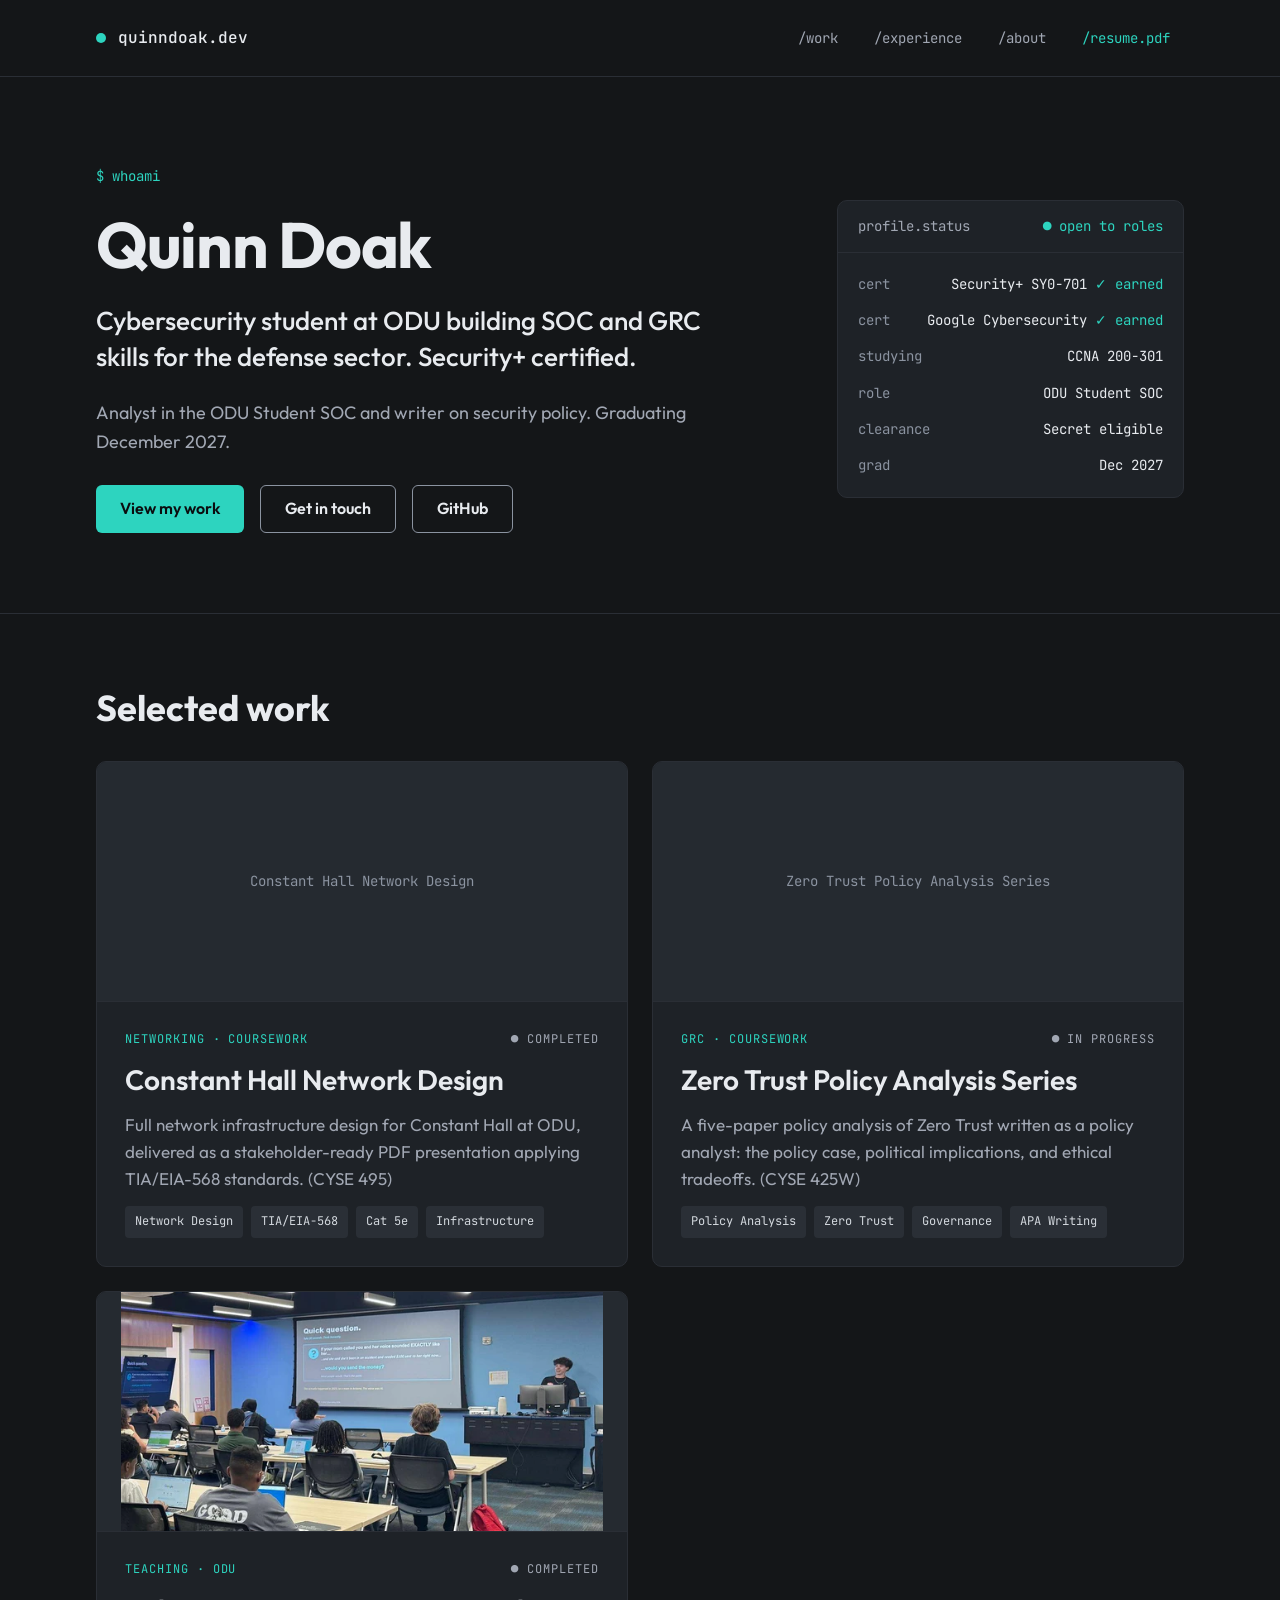
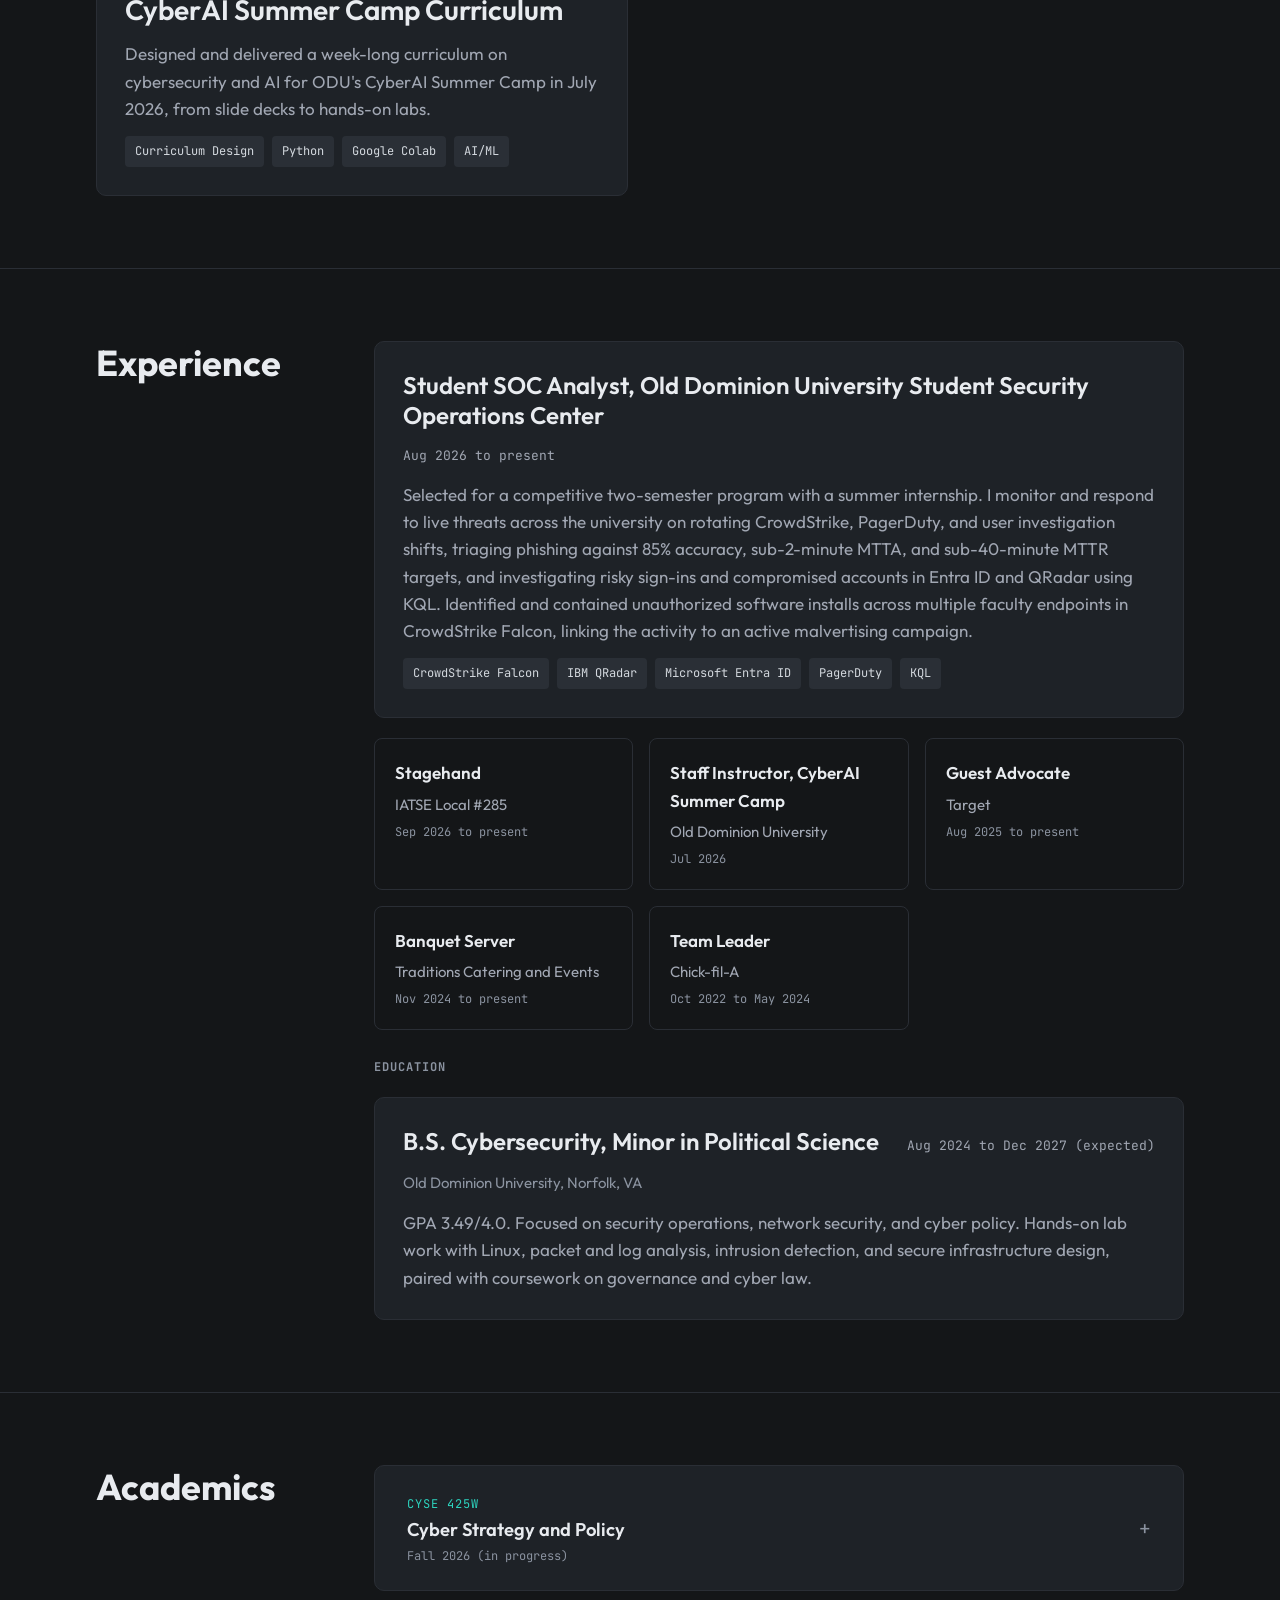
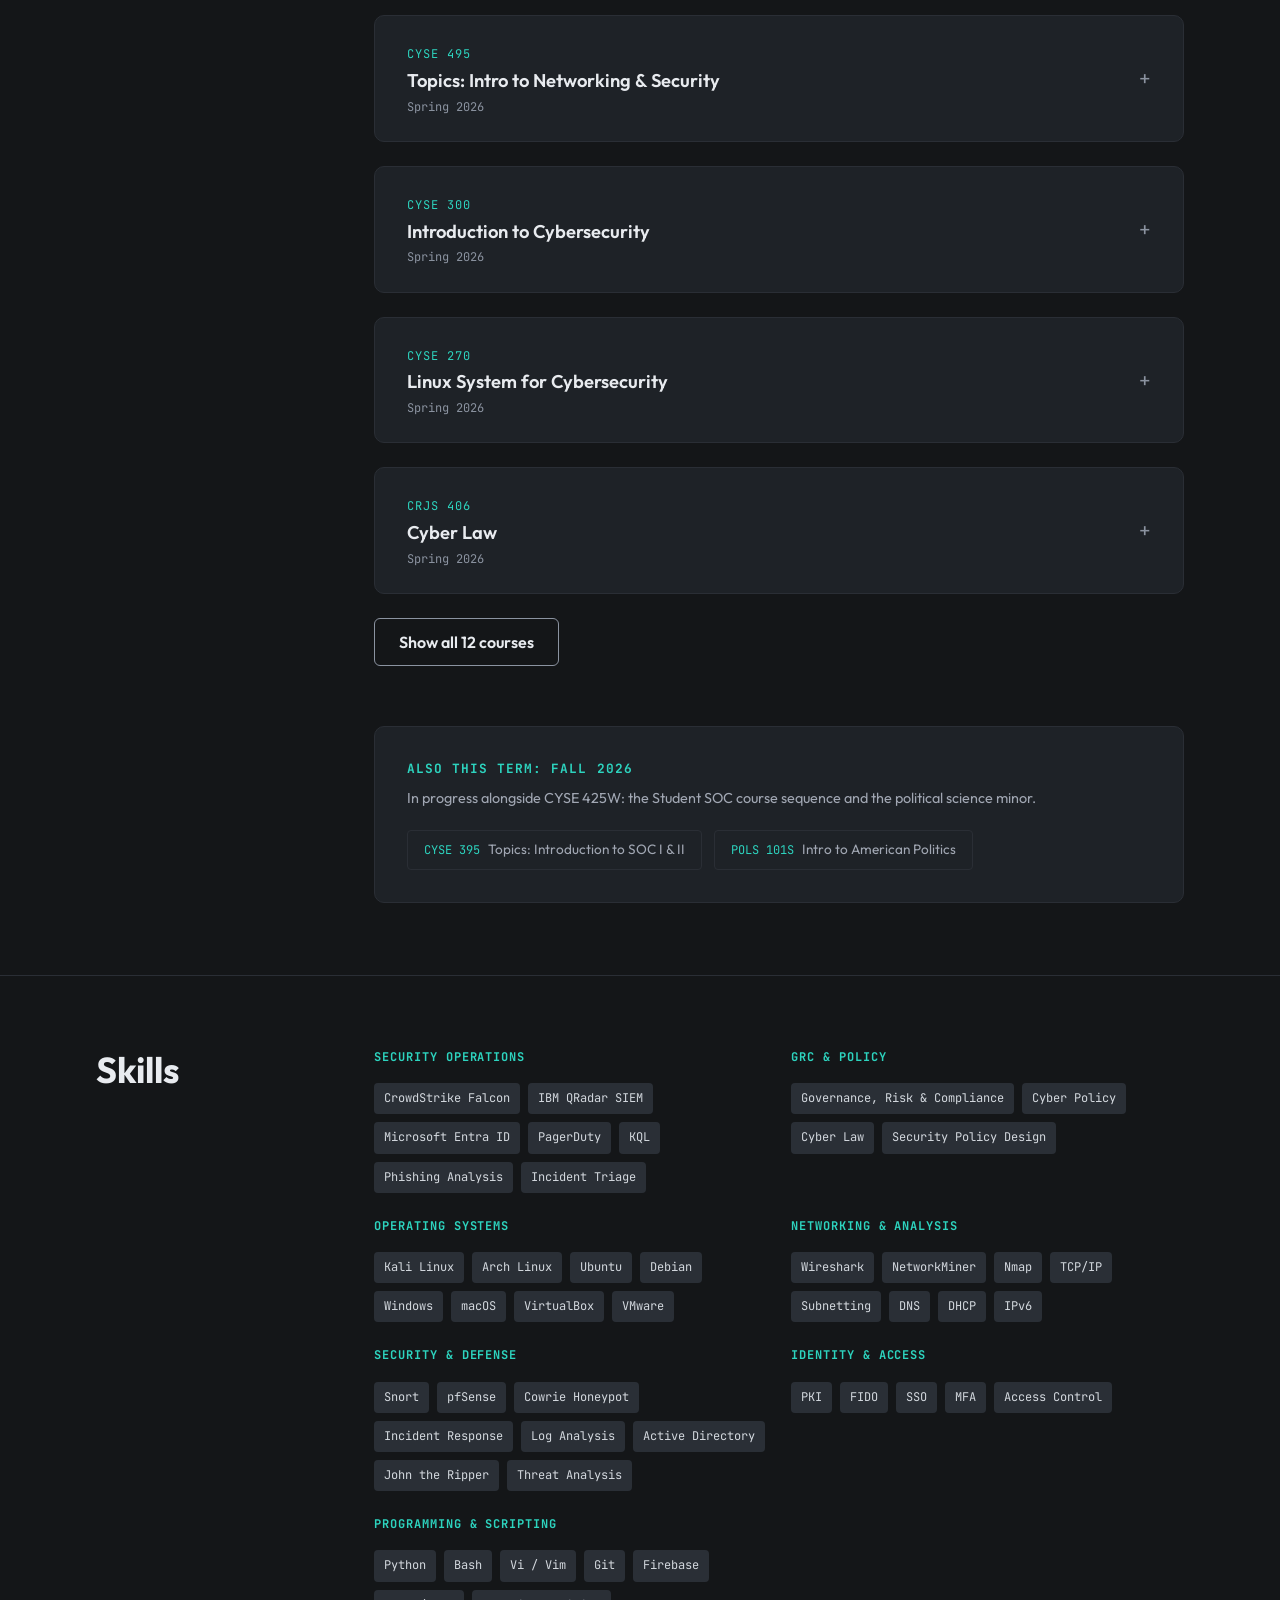
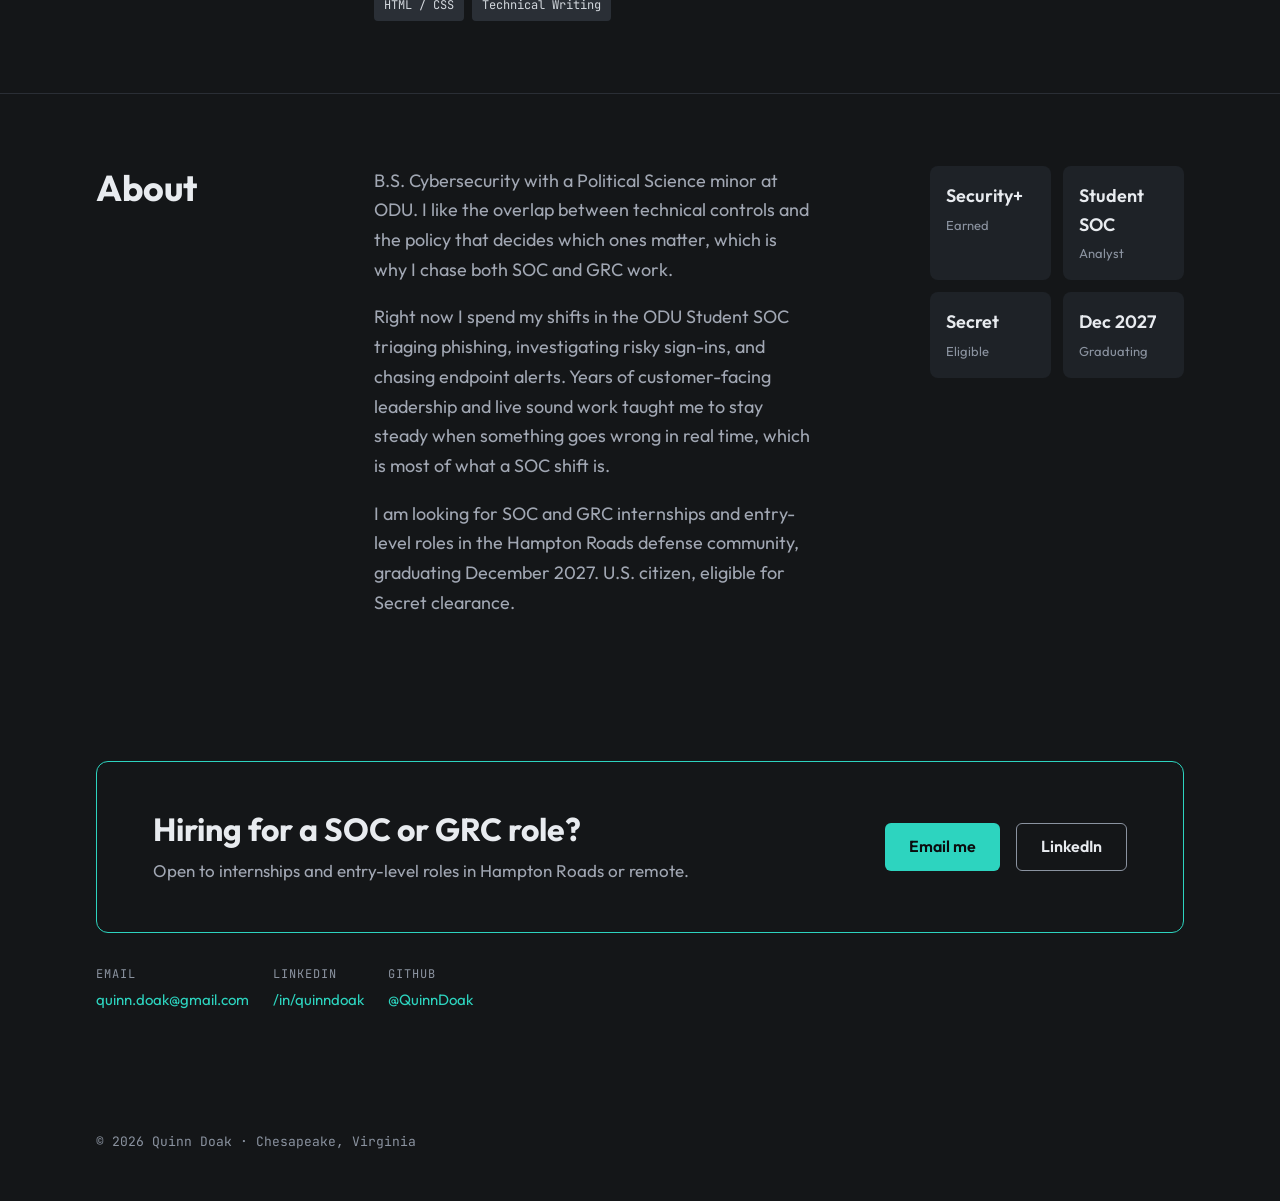
<file: index.html>
<!DOCTYPE html>
<html lang="en" class="no-js">
<head>
<meta charset="UTF-8">
<meta name="viewport" content="width=device-width, initial-scale=1.0">
<title>Quinn Doak | Cybersecurity ePortfolio</title>
<meta name="description" content="Quinn Doak, Student SOC Analyst at Old Dominion University. Security+ certified. Seeking SOC and GRC internships. U.S. citizen, eligible for Secret clearance.">
<meta name="author" content="Quinn Doak">
<meta name="theme-color" content="#141618">
<link rel="canonical" href="https://quinndoak.dev/">

<!-- Open Graph -->
<meta property="og:type" content="website">
<meta property="og:url" content="https://quinndoak.dev/">
<meta property="og:title" content="Quinn Doak | Cybersecurity ePortfolio">
<meta property="og:description" content="Student SOC Analyst at Old Dominion University. Security+ certified. Seeking SOC and GRC internships.">
<meta property="og:image" content="https://quinndoak.dev/og-image.png">
<meta property="og:image:width" content="1200">
<meta property="og:image:height" content="630">
<meta property="og:image:alt" content="Quinn Doak | Student SOC Analyst @ Old Dominion University">

<!-- Twitter -->
<meta name="twitter:card" content="summary_large_image">
<meta name="twitter:title" content="Quinn Doak | Cybersecurity ePortfolio">
<meta name="twitter:description" content="Student SOC Analyst at Old Dominion University. Security+ certified. Seeking SOC and GRC internships.">
<meta name="twitter:image" content="https://quinndoak.dev/og-image.png">

<!-- Icons -->
<link rel="icon" href="assets/favicon.svg" type="image/svg+xml">
<link rel="icon" href="assets/favicon-32.png" sizes="32x32" type="image/png">
<link rel="apple-touch-icon" href="assets/apple-touch-icon.png">

<!-- Fonts -->
<link rel="preconnect" href="https://fonts.googleapis.com">
<link rel="preconnect" href="https://fonts.gstatic.com" crossorigin>
<link href="https://fonts.googleapis.com/css2?family=JetBrains+Mono:wght@400;500&family=Outfit:wght@400;500;600;700&display=swap" rel="stylesheet">

<link rel="stylesheet" href="assets/css/styles.css">

<script type="application/ld+json">
{
  "@context": "https://schema.org",
  "@type": "Person",
  "name": "Quinn Doak",
  "url": "https://quinndoak.dev/",
  "jobTitle": "Student SOC Analyst",
  "hasCredential": { "@type": "EducationalOccupationalCredential", "name": "CompTIA Security+" },
  "alumniOf": { "@type": "CollegeOrUniversity", "name": "Old Dominion University" },
  "address": { "@type": "PostalAddress", "addressLocality": "Chesapeake", "addressRegion": "VA", "addressCountry": "US" },
  "sameAs": [
    "https://www.linkedin.com/in/quinndoak/",
    "https://github.com/QuinnDoak"
  ],
  "knowsAbout": [
    "Security Operations", "Governance, Risk, and Compliance", "Cyber Policy",
    "Network Security", "Incident Response", "SIEM", "CrowdStrike Falcon",
    "IBM QRadar", "Microsoft Entra ID", "Linux", "Log Analysis"
  ]
}
</script>
</head>
<body>

<a class="skip-link" href="#main">Skip to content</a>

<header class="site-header">
  <div class="site-header-inner">
    <a href="#top" class="site-logo"><span class="logo-dot" aria-hidden="true"></span>quinndoak.dev</a>
    <nav aria-label="Main">
      <button type="button" class="menu-toggle" id="menu-toggle" aria-expanded="false" aria-controls="nav-menu" aria-label="Open menu">
        <svg class="icon-menu" width="20" height="20" viewBox="0 0 24 24" fill="none" stroke="currentColor" stroke-width="2" stroke-linecap="round" aria-hidden="true"><path d="M4 7h16M4 12h16M4 17h16"></path></svg>
        <svg class="icon-close" width="20" height="20" viewBox="0 0 24 24" fill="none" stroke="currentColor" stroke-width="2" stroke-linecap="round" aria-hidden="true"><path d="M6 6l12 12M18 6L6 18"></path></svg>
      </button>
      <div class="nav-links" id="nav-menu">
        <a href="#work">/work</a>
        <a href="#experience">/experience</a>
        <a href="#about">/about</a>
        <a href="resume.pdf" class="nav-resume" download>/resume.pdf</a>
        <a href="resume.pdf" class="nav-menu-cta" download>Download resume</a>
      </div>
    </nav>
  </div>
</header>

<noscript>
  <div class="noscript-banner" id="noscript-fallback">
    <strong>Quinn Doak: Student SOC Analyst @ Old Dominion University.</strong>
    This site renders its content with JavaScript. With it disabled, you can still
    view my <a href="resume.pdf">résumé (PDF)</a>, email me at
    <a href="mailto:quinn.doak@gmail.com">quinn.doak@gmail.com</a>, or find me on
    <a href="https://www.linkedin.com/in/quinndoak/">LinkedIn</a> and
    <a href="https://github.com/QuinnDoak">GitHub</a>.
  </div>
</noscript>

<main id="main">

  <section class="hero-section" id="top" aria-label="Introduction">
    <div class="section-inner hero-inner" id="hero-grid"></div>
  </section>

  <section id="work" class="section">
    <div class="section-inner work-inner">
      <h2 class="section-h2">Selected work</h2>
      <div class="featured-grid" id="projects-grid"></div>
    </div>
  </section>

  <section id="experience" class="section">
    <div class="section-inner split-section">
      <h2 class="section-h2">Experience</h2>
      <div class="split-body" id="experience-root"></div>
    </div>
  </section>

  <section id="academics" class="section">
    <div class="section-inner split-section">
      <h2 class="section-h2">Academics</h2>
      <div class="split-body">
        <div class="course-grid" id="course-grid"></div>
        <div id="upcoming-root"></div>
      </div>
    </div>
  </section>

  <section id="skills" class="section">
    <div class="section-inner split-section">
      <h2 class="section-h2">Skills</h2>
      <div class="split-body">
        <div class="skills-container" id="skills-container"></div>
      </div>
    </div>
  </section>

  <section id="about" class="section">
    <div class="section-inner about-inner" id="about-grid"></div>
  </section>

  <section id="contact" class="section section-flush">
    <div class="section-inner">
      <div class="contact-callout" id="contact-callout"></div>
      <div class="contact-links" id="contact-grid"></div>
    </div>
  </section>

</main>

<footer class="site-footer" id="site-footer"></footer>

<script src="assets/js/nav.js"></script>
<script src="assets/js/main.js"></script>
</body>
</html>
</file>
<file: assets/css/styles.css>
/*
 * quinndoak.dev: "Console" redesign
 * Tokens per design/HANDOFF.md. Colors, sizes, spacing, and radius always
 * come from the :root variables below; no raw values in component rules.
 */

:root {
  /* Color */
  --bg-primary: #141618;
  --bg-card: #1e2227;
  --bg-raised: #252a30;
  --tag-bg: #2a2f36;
  --border: #2a2e35;
  --text-primary: #e8ebef;
  --text-secondary: #a1a7b3;
  --text-muted: #8b93a0;
  --tag-text: #d3d8de;
  --accent: #2dd4bf;
  --accent-hover: #5eead4;
  --on-accent: #0b0d0f;
  --code-bg: #0e1012;

  /* Type */
  --font-sans: 'Outfit', 'Helvetica Neue', sans-serif;
  --font-mono: 'JetBrains Mono', ui-monospace, monospace;
  --fs-display: 4rem;
  --fs-hero-lead: 1.625rem;
  --fs-case-title: 3.75rem;
  --fs-h2: 2.25rem;
  --fs-h3: 1.75rem;
  --fs-h3-sm: 1.5rem;
  --fs-body-lg: 1.125rem;
  --fs-body: 1.0625rem;
  --fs-small: 0.9375rem;
  --fs-mono: 0.875rem;
  --fs-label: 0.75rem; /* floor: no text smaller than this anywhere */

  /* Space and radius */
  --space-gutter: 96px;
  --space-section: 72px;
  --space-card: 28px;
  --space-lg: 24px;
  --space-md: 16px;
  --space-sm: 8px;
  --radius-card: 10px;
  --radius-tile: 8px;
  --radius-btn: 6px;
  --radius-tag: 4px;
  --radius-cta: 12px;
  --content-max: 1440px;

  /* Legacy palette: still referenced by sections awaiting migration.
     Removed once every section is on the new components. */
  --bg-secondary: #1a1d21;
  --accent-dim: #2dd4bf55;
  --border-glow: #2dd4bf22;
  --accent-green: #34d399;
  --accent-orange: #fb923c;
  --accent-purple: #a78bfa;
  --accent-red: #f87171;
  --accent-yellow: #fbbf24;
}

@media (max-width: 1024px) {
  :root { --space-gutter: 48px; }
}

@media (max-width: 767px) {
  :root {
    --space-gutter: 20px;
    --fs-display: 2.75rem;
    --fs-hero-lead: 1.25rem;
    --fs-case-title: 2.5rem;
    --fs-h2: 1.75rem;
    --fs-h3: 1.375rem;
    --fs-h3-sm: 1.25rem;
    --fs-body-lg: 1.0625rem;
    --fs-body: 1rem;
    --fs-mono: 0.8125rem;
  }
}

* { margin: 0; padding: 0; box-sizing: border-box; }

html {
  scroll-behavior: smooth;
  scrollbar-width: thin;
  scrollbar-color: var(--border) var(--bg-primary);
}

body {
  font-family: var(--font-sans);
  background: var(--bg-primary);
  color: var(--text-primary);
  line-height: 1.6;
  overflow-x: hidden;
}

body.menu-open { overflow: hidden; }

img { max-width: 100%; }

/* FOCUS: visible focus ring on every interactive element (never remove) */
:focus-visible {
  outline: 2px solid var(--accent);
  outline-offset: 2px;
}

.visually-hidden {
  position: absolute;
  width: 1px;
  height: 1px;
  overflow: hidden;
  clip: rect(0 0 0 0);
  white-space: nowrap;
}

/* SKIP LINK */
.skip-link {
  position: absolute;
  left: 1rem;
  top: -4rem;
  z-index: 2000;
  display: inline-flex;
  align-items: center;
  min-height: 44px;
  padding: 0.75rem 1.25rem;
  background: var(--accent);
  color: var(--on-accent);
  font-family: var(--font-mono);
  font-size: var(--fs-label);
  letter-spacing: 0.08em;
  text-transform: uppercase;
  text-decoration: none;
  border-radius: var(--radius-btn);
  transition: top 0.15s ease-out;
}

.skip-link:focus { top: 1rem; }

/* HEADER */
.site-header {
  border-bottom: 1px solid var(--border);
}

.site-header-inner {
  max-width: var(--content-max);
  margin: 0 auto;
  padding: var(--space-md) var(--space-gutter);
  display: flex;
  justify-content: space-between;
  align-items: center;
  gap: var(--space-md);
}

.site-logo {
  display: inline-flex;
  align-items: center;
  gap: 12px;
  min-height: 44px;
  font-family: var(--font-mono);
  font-size: 1rem;
  font-weight: 500;
  color: var(--text-primary);
  text-decoration: none;
}

.logo-dot {
  width: 10px;
  height: 10px;
  border-radius: 50%;
  background: var(--accent);
}

.menu-toggle {
  display: none;
  align-items: center;
  justify-content: center;
  width: 44px;
  height: 44px;
  background: transparent;
  border: 1px solid var(--text-muted);
  border-radius: var(--radius-btn);
  color: var(--text-primary);
  cursor: pointer;
}

.menu-toggle .icon-close { display: none; }
.menu-toggle[aria-expanded="true"] .icon-close { display: block; }
.menu-toggle[aria-expanded="true"] .icon-menu { display: none; }

.nav-links {
  display: flex;
  gap: var(--space-sm);
  align-items: center;
  font-family: var(--font-mono);
  font-size: var(--fs-mono);
}

.nav-links a {
  display: inline-flex;
  align-items: center;
  min-height: 44px;
  padding: 0 14px;
  color: var(--text-secondary);
  text-decoration: none;
  transition: color 0.15s ease-out;
}

.nav-links a:hover,
.nav-links a.active,
.nav-links a[aria-current="page"] { color: var(--text-primary); }

.nav-links a.nav-resume { color: var(--accent); }
.nav-links a.nav-resume:hover { color: var(--accent-hover); }

.nav-links a.nav-menu-cta { display: none; }

/* Mobile menu */
@media (max-width: 767px) {
  .site-header { position: relative; }

  .menu-toggle { display: flex; }

  .nav-links {
    position: fixed;
    top: 77px;
    left: 0;
    right: 0;
    bottom: 0;
    z-index: 1500;
    background: var(--bg-primary);
    flex-direction: column;
    align-items: stretch;
    gap: 4px;
    padding: var(--space-md) var(--space-gutter);
    font-size: 1.125rem;
    display: none;
  }

  .nav-links.open {
    display: flex;
    animation: menuIn 0.18s ease-out;
  }

  .nav-links a {
    min-height: 56px;
    padding: 0;
    border-bottom: 1px solid var(--border);
  }

  .nav-links a.nav-menu-cta {
    display: flex;
    align-items: center;
    justify-content: center;
    min-height: 52px;
    margin-top: var(--space-lg);
    background: var(--accent);
    color: var(--on-accent);
    font-family: var(--font-sans);
    font-weight: 600;
    font-size: 1rem;
    border-radius: var(--radius-btn);
    border-bottom: none;
  }

  .nav-links a.nav-menu-cta:hover { background: var(--accent-hover); }

  /* JS disabled: no toggle, plain link list stays visible in the header */
  .no-js .menu-toggle { display: none; }
  .no-js .nav-links {
    display: flex;
    position: static;
    flex-direction: row;
    flex-wrap: wrap;
    gap: 0;
    padding: 0;
    font-size: var(--fs-mono);
  }
  .no-js .nav-links a {
    min-height: 44px;
    padding: 0 10px;
    border-bottom: none;
  }
  .no-js .nav-links a.nav-menu-cta { display: none; }
}

@keyframes menuIn {
  from { opacity: 0; transform: translateY(-8px); }
  to { opacity: 1; transform: translateY(0); }
}

/* BUTTONS */
.btn {
  display: inline-flex;
  align-items: center;
  justify-content: center;
  gap: 0.5rem;
  min-height: 48px;
  padding: 0 var(--space-lg);
  font-family: var(--font-sans);
  font-size: 1rem;
  font-weight: 600;
  text-decoration: none;
  border-radius: var(--radius-btn);
  cursor: pointer;
  transition: background 0.15s ease-out, border-color 0.15s ease-out, color 0.15s ease-out;
}

.btn-primary {
  background: var(--accent);
  color: var(--on-accent);
  border: none;
}

.btn-primary:hover { background: var(--accent-hover); }

.btn-secondary {
  background: transparent;
  color: var(--text-primary);
  border: 1px solid var(--text-muted);
}

.btn-secondary:hover {
  border-color: var(--text-primary);
  background: var(--bg-card);
}

/* TAGS */
.tag {
  font-family: var(--font-mono);
  font-size: var(--fs-label);
  padding: 6px 10px;
  border-radius: var(--radius-tag);
  background: var(--tag-bg);
  color: var(--tag-text);
}

/* SECTION SHELL */
.section {
  border-top: 1px solid var(--border);
}

.section-inner {
  max-width: var(--content-max);
  margin: 0 auto;
  padding: var(--space-section) var(--space-gutter);
}

.eyebrow {
  font-family: var(--font-mono);
  font-size: var(--fs-label);
  letter-spacing: 0.08em;
  text-transform: uppercase;
  color: var(--text-muted);
}

/* FOOTER */
.site-footer {
  max-width: var(--content-max);
  margin: 0 auto;
  padding: 48px var(--space-gutter);
  font-family: var(--font-mono);
  font-size: 0.8125rem;
  color: var(--text-muted);
}

/* NOSCRIPT */
.noscript-banner {
  max-width: 700px;
  margin: 2rem auto;
  padding: 1.5rem 2rem;
  background: var(--bg-card);
  border: 1px solid var(--border);
  border-radius: var(--radius-card);
  color: var(--text-secondary);
}

.noscript-banner a { color: var(--accent); }

/* HERO */
.hero-inner {
  display: grid;
  grid-template-columns: repeat(12, minmax(0, 1fr));
  column-gap: var(--space-lg);
  align-items: center;
  padding-top: 88px;
  padding-bottom: 80px;
}

.hero-copy {
  grid-column: span 7;
  display: flex;
  flex-direction: column;
  gap: var(--space-lg);
}

.hero-prompt {
  font-family: var(--font-mono);
  font-size: var(--fs-mono);
  color: var(--accent);
}

.hero-name {
  font-size: var(--fs-display);
  font-weight: 700;
  letter-spacing: -0.02em;
  line-height: 1.05;
}

.hero-lead {
  font-size: var(--fs-hero-lead);
  font-weight: 500;
  line-height: 1.4;
}

.hero-supporting {
  font-size: var(--fs-body-lg);
  line-height: 1.6;
  color: var(--text-secondary);
  max-width: 600px;
}

.hero-actions {
  display: flex;
  gap: var(--space-md);
  flex-wrap: wrap;
  padding-top: 4px;
}

/* STATUS PANEL */
.status-panel {
  grid-column: 9 / span 4;
  background: var(--bg-card);
  border: 1px solid var(--border);
  border-radius: var(--radius-card);
  overflow: hidden;
  font-family: var(--font-mono);
  font-size: var(--fs-mono);
}

.status-panel-head {
  display: flex;
  justify-content: space-between;
  gap: var(--space-md);
  padding: 14px 20px;
  border-bottom: 1px solid var(--border);
  color: var(--text-secondary);
}

.status-badge { color: var(--accent); }

.status-rows {
  display: flex;
  flex-direction: column;
  gap: 14px;
  padding: 20px;
  margin: 0;
}

.status-row {
  display: flex;
  justify-content: space-between;
  gap: var(--space-md);
}

.status-key { color: var(--text-muted); }

.status-value { margin: 0; text-align: right; }

.status-mark { color: var(--accent); }

@media (max-width: 1024px) {
  .hero-inner { grid-template-columns: 1fr; row-gap: 40px; padding-top: 56px; padding-bottom: 56px; }
  .hero-copy { grid-column: auto; }
  .status-panel { grid-column: auto; max-width: 480px; }
}

@media (max-width: 767px) {
  .hero-actions { flex-direction: column; align-items: stretch; }
  .status-panel { max-width: none; }
}

/* EXPERIENCE */
.exp-card {
  background: var(--bg-card);
  border: 1px solid var(--border);
  border-radius: var(--radius-card);
  padding: var(--space-card);
  display: flex;
  flex-direction: column;
  gap: 14px;
}

.exp-card-head {
  display: flex;
  justify-content: space-between;
  align-items: baseline;
  gap: var(--space-md);
  flex-wrap: wrap;
}

.exp-card-title {
  font-size: var(--fs-h3-sm);
  font-weight: 600;
  line-height: 1.25;
}

.exp-card-date {
  font-family: var(--font-mono);
  font-size: 0.8125rem;
  color: var(--text-secondary);
  white-space: nowrap;
}

.exp-card-org { font-size: var(--fs-small); color: var(--text-muted); }

.exp-card-summary {
  font-size: var(--fs-body);
  line-height: 1.6;
  color: var(--text-secondary);
}

.exp-card-tools { display: flex; flex-wrap: wrap; gap: var(--space-sm); }

.exp-tiles {
  display: grid;
  grid-template-columns: repeat(3, minmax(0, 1fr));
  gap: var(--space-md);
}

.exp-tile {
  padding: 20px;
  border: 1px solid var(--border);
  border-radius: var(--radius-tile);
  display: flex;
  flex-direction: column;
  gap: 6px;
}

.exp-tile-role { font-size: var(--fs-body); font-weight: 600; }
.exp-tile-org { font-size: var(--fs-small); color: var(--text-secondary); }
.exp-tile-date { font-family: var(--font-mono); font-size: var(--fs-label); color: var(--text-muted); }

.exp-subhead {
  font-family: var(--font-mono);
  font-size: var(--fs-label);
  letter-spacing: 0.08em;
  text-transform: uppercase;
  color: var(--text-muted);
  margin-top: var(--space-sm);
}

@media (max-width: 1024px) {
  .exp-tiles { grid-template-columns: repeat(2, minmax(0, 1fr)); }
}

@media (max-width: 767px) {
  .exp-tiles { grid-template-columns: 1fr; }
}

/* SKILLS */
.skills-container {
  display: grid;
  grid-template-columns: repeat(2, minmax(0, 1fr));
  gap: var(--space-lg);
}

.skill-category { display: flex; flex-direction: column; gap: var(--space-md); }

.skill-category-title {
  font-family: var(--font-mono);
  font-size: var(--fs-label);
  letter-spacing: 0.08em;
  text-transform: uppercase;
  color: var(--accent);
}

.skill-chips { display: flex; flex-wrap: wrap; gap: var(--space-sm); }

@media (max-width: 767px) {
  .skills-container { grid-template-columns: 1fr; }
}

/* ABOUT */
.about-inner {
  display: grid;
  grid-template-columns: repeat(12, minmax(0, 1fr));
  column-gap: var(--space-lg);
  align-items: start;
}

.about-inner > .section-h2 { grid-column: span 3; }

.about-text {
  grid-column: 4 / span 5;
  display: flex;
  flex-direction: column;
  gap: 18px;
  font-size: var(--fs-body-lg);
  line-height: 1.65;
  color: var(--text-secondary);
}

.about-stats {
  grid-column: 10 / span 3;
  display: grid;
  grid-template-columns: repeat(2, minmax(0, 1fr));
  gap: 12px;
}

.stat-tile {
  padding: var(--space-md);
  background: var(--bg-card);
  border-radius: var(--radius-tile);
  display: flex;
  flex-direction: column;
  gap: 4px;
}

.stat-number { font-size: var(--fs-body-lg); font-weight: 600; }
.stat-label { font-size: 0.8125rem; color: var(--text-muted); }

@media (max-width: 1024px) {
  .about-inner { display: flex; flex-direction: column; gap: var(--space-lg); }
  .about-stats { max-width: 420px; }
}

@media (max-width: 767px) {
  .about-stats { max-width: none; }
}

/* SECTION HEADINGS AND SPLIT LAYOUT */
.section-h2 {
  font-size: var(--fs-h2);
  font-weight: 700;
  line-height: 1.2;
}

.split-section {
  display: grid;
  grid-template-columns: repeat(12, minmax(0, 1fr));
  column-gap: var(--space-lg);
  align-items: start;
}

.split-section > .section-h2 { grid-column: span 3; }

.split-body {
  grid-column: 4 / span 9;
  display: flex;
  flex-direction: column;
  gap: 20px;
}

@media (max-width: 1024px) {
  .split-section { display: flex; flex-direction: column; gap: var(--space-lg); align-items: stretch; }
}

/* WORK */
.work-inner {
  display: flex;
  flex-direction: column;
  gap: 32px;
}

.featured-grid {
  display: grid;
  grid-template-columns: repeat(2, minmax(0, 1fr));
  gap: var(--space-lg);
}

@media (max-width: 899px) {
  .featured-grid { grid-template-columns: 1fr; }
}

.work-card {
  background: var(--bg-card);
  border: 1px solid var(--border);
  border-radius: var(--radius-card);
  display: flex;
  flex-direction: column;
  overflow: hidden;
}

.work-card-well {
  height: 240px;
  background: var(--bg-raised);
  border-bottom: 1px solid var(--border);
  display: flex;
  align-items: center;
  justify-content: center;
  padding: 0 var(--space-lg);
  font-family: var(--font-mono);
  font-size: var(--fs-mono);
  color: var(--text-muted);
  text-align: center;
}

.work-card-well img {
  width: 100%;
  height: 100%;
  object-fit: cover;
}

.work-card-body {
  padding: var(--space-card);
  display: flex;
  flex-direction: column;
  gap: 14px;
}

.work-card-meta {
  display: flex;
  justify-content: space-between;
  gap: var(--space-md);
  flex-wrap: wrap;
  font-family: var(--font-mono);
  font-size: var(--fs-label);
  letter-spacing: 0.08em;
  text-transform: uppercase;
}

.work-card-eyebrow { color: var(--accent); }

.work-card-status { color: var(--text-secondary); }

.work-card-title {
  font-size: var(--fs-h3);
  font-weight: 600;
  line-height: 1.2;
}

.work-card-title a { color: inherit; text-decoration: none; }

.work-card-title a:hover { text-decoration: underline; text-underline-offset: 4px; }

.work-card-summary {
  font-size: var(--fs-body);
  line-height: 1.6;
  color: var(--text-secondary);
}

.work-card-tags {
  display: flex;
  flex-wrap: wrap;
  gap: var(--space-sm);
}

.work-card-link {
  font-weight: 600;
  font-size: var(--fs-small);
  color: var(--accent);
  text-decoration: none;
}

.work-card-link:hover { text-decoration: underline; text-underline-offset: 4px; }

/* ACADEMICS */
[hidden] { display: none !important; }

.course-grid { display: flex; flex-direction: column; gap: 1.5rem; }

.course-grid-more { display: flex; flex-direction: column; gap: 1.5rem; }

.show-all-courses { align-self: flex-start; }

.course-card {
  background: var(--bg-card);
  border: 1px solid var(--border);
  border-radius: var(--radius-card);
  overflow: hidden;
}

.course-heading { margin: 0; font-size: inherit; font-weight: inherit; }

.course-header {
  width: 100%;
  background: none;
  border: none;
  color: inherit;
  font: inherit;
  text-align: left;
  cursor: pointer;
  display: flex;
  align-items: center;
  justify-content: space-between;
  padding: 1.5rem 2rem;
  gap: 1.5rem;
}

.course-header-left { display: flex; align-items: center; gap: 1.25rem; flex: 1; }
.course-info { flex: 1; }

.course-code {
  font-family: var(--font-mono);
  font-size: var(--fs-label);
  letter-spacing: 0.08em;
  text-transform: uppercase;
  color: var(--accent);
  margin-bottom: 0.2rem;
}

.course-name { font-size: 1.15rem; font-weight: 600; display: block; }

.course-semester {
  font-family: var(--font-mono);
  font-size: var(--fs-label);
  color: var(--text-muted);
  margin-top: 0.15rem;
  display: block;
}

.course-toggle {
  font-family: var(--font-mono);
  font-size: 1.2rem;
  color: var(--text-muted);
  transition: transform 0.15s ease-out, color 0.15s ease-out;
  flex-shrink: 0;
}

.course-card.open .course-toggle { transform: rotate(45deg); color: var(--accent); }

.course-body {
  max-height: 0;
  overflow: hidden;
  visibility: hidden;
  transition: max-height 0.3s ease-out, padding 0.3s ease-out, visibility 0.3s;
  padding: 0 2rem;
}

.course-card.open .course-body { max-height: 1600px; visibility: visible; padding: 0 2rem 2rem; }

.course-desc {
  color: var(--text-secondary);
  font-size: 0.9rem;
  line-height: 1.7;
  margin-bottom: 1.25rem;
  padding-top: 0.75rem;
  border-top: 1px solid var(--border);
}

.course-highlights { list-style: none; display: flex; flex-direction: column; gap: 0.6rem; margin-bottom: 1.25rem; }

.course-highlights li { font-size: 0.85rem; color: var(--text-secondary); padding-left: 1.25rem; position: relative; }

.course-highlights li::before { content: '\25B9'; position: absolute; left: 0; color: var(--accent); }

.course-tags { display: flex; flex-wrap: wrap; gap: 0.5rem; }

/* LEGACY UPCOMING */
.upcoming-block {
  margin-top: 2.5rem;
  padding: 2rem;
  background: var(--bg-card);
  border: 1px solid var(--border);
  border-radius: var(--radius-card);
}

.upcoming-block h3 {
  font-family: var(--font-mono);
  font-size: 0.8rem;
  letter-spacing: 0.08em;
  text-transform: uppercase;
  color: var(--accent);
  margin-bottom: 0.5rem;
}

.upcoming-note { color: var(--text-secondary); font-size: 0.9rem; margin-bottom: 1.25rem; }

.upcoming-list { list-style: none; display: flex; flex-wrap: wrap; gap: 0.75rem; }

.upcoming-list li {
  font-size: 0.85rem;
  color: var(--text-secondary);
  padding: 0.5rem 1rem;
  border: 1px solid var(--border);
  border-radius: var(--radius-tag);
}

.upcoming-list li .u-code {
  font-family: var(--font-mono);
  font-size: var(--fs-label);
  color: var(--accent);
  margin-right: 0.5rem;
}

/* CONTACT */
.section-flush { border-top: none; }

.contact-callout {
  padding: 48px 56px;
  border: 1px solid var(--accent);
  border-radius: var(--radius-cta);
  display: flex;
  justify-content: space-between;
  align-items: center;
  gap: var(--space-lg);
  flex-wrap: wrap;
}

.callout-copy { display: flex; flex-direction: column; gap: var(--space-sm); }

.callout-heading { font-size: 2rem; font-weight: 700; line-height: 1.2; }

.callout-subline { font-size: var(--fs-body); color: var(--text-secondary); }

.callout-actions { display: flex; gap: var(--space-md); flex-wrap: wrap; }

.contact-links {
  display: flex;
  flex-wrap: wrap;
  gap: var(--space-lg);
  margin-top: 32px;
}

.contact-link {
  display: flex;
  flex-direction: column;
  gap: 4px;
  min-height: 44px;
  text-decoration: none;
}

.contact-link-label {
  font-family: var(--font-mono);
  font-size: var(--fs-label);
  letter-spacing: 0.08em;
  text-transform: uppercase;
  color: var(--text-muted);
}

.contact-link-value { font-size: var(--fs-small); color: var(--accent); }

.contact-link:hover .contact-link-value { text-decoration: underline; text-underline-offset: 4px; }

@media (max-width: 767px) {
  .contact-callout { padding: 32px var(--space-lg); flex-direction: column; align-items: stretch; }
  .callout-actions { flex-direction: column; }
  .contact-links { flex-direction: column; gap: var(--space-md); }
}

@media (max-width: 767px) {
  .course-header { padding: 1.25rem; }
  .course-card.open .course-body { padding: 0 1.25rem 1.5rem; }
}

/* ==========================================================================
   CASE STUDY PAGES
   ========================================================================== */

.cs-hero {
  border-bottom: 1px solid var(--border);
}

.cs-hero-inner {
  max-width: var(--content-max);
  margin: 0 auto;
  padding: 64px var(--space-gutter) 56px;
  display: flex;
  flex-direction: column;
  gap: var(--space-lg);
}

.cs-back {
  display: inline-flex;
  align-items: center;
  min-height: 44px;
  font-family: var(--font-mono);
  font-size: var(--fs-mono);
  color: var(--text-secondary);
  text-decoration: none;
  align-self: flex-start;
}

.cs-back:hover { color: var(--text-primary); }

.cs-eyebrow {
  font-family: var(--font-mono);
  font-size: 0.8125rem;
  letter-spacing: 0.08em;
  text-transform: uppercase;
  color: var(--accent);
}

.cs-title {
  font-size: var(--fs-case-title);
  font-weight: 700;
  letter-spacing: -0.02em;
  line-height: 1.05;
}

.cs-summary {
  font-size: 1.375rem;
  line-height: 1.5;
  color: var(--text-secondary);
  max-width: 820px;
}

.cs-glance {
  display: grid;
  grid-template-columns: repeat(4, minmax(0, 1fr));
  gap: var(--space-md);
  padding-top: var(--space-md);
}

.cs-glance-tile {
  background: var(--bg-card);
  border: 1px solid var(--border);
  border-radius: var(--radius-tile);
  padding: 18px;
  display: flex;
  flex-direction: column;
  gap: 6px;
}

.cs-glance-key {
  font-family: var(--font-mono);
  font-size: var(--fs-label);
  color: var(--text-muted);
}

.cs-glance-value { font-size: var(--fs-body); font-weight: 500; }

@media (max-width: 1024px) {
  .cs-glance { grid-template-columns: repeat(2, minmax(0, 1fr)); }
}

@media (max-width: 767px) {
  .cs-glance { grid-template-columns: 1fr; }
}

/* Body: sticky TOC plus article */
.cs-body {
  max-width: var(--content-max);
  margin: 0 auto;
  padding: 64px var(--space-gutter);
  display: grid;
  grid-template-columns: repeat(12, minmax(0, 1fr));
  column-gap: var(--space-lg);
}

.cs-toc {
  grid-column: span 3;
  position: sticky;
  top: var(--space-lg);
  align-self: start;
  display: flex;
  flex-direction: column;
  gap: 4px;
  font-family: var(--font-mono);
  font-size: var(--fs-mono);
}

.cs-toc-label {
  font-size: var(--fs-label);
  letter-spacing: 0.08em;
  text-transform: uppercase;
  color: var(--text-muted);
  padding-bottom: 12px;
}

.cs-toc a {
  display: flex;
  align-items: center;
  min-height: 44px;
  padding-left: 14px;
  border-left: 2px solid var(--border);
  color: var(--text-secondary);
  text-decoration: none;
  transition: color 0.15s ease-out, border-color 0.15s ease-out;
}

.cs-toc a:hover { color: var(--text-primary); }

.cs-toc a.active {
  border-left-color: var(--accent);
  color: var(--text-primary);
}

@media (max-width: 1024px) {
  .cs-body { display: block; padding-top: 48px; }
  .cs-toc { display: none; }
}

.cs-article {
  grid-column: 4 / span 7;
  display: flex;
  flex-direction: column;
  gap: 56px;
  font-size: var(--fs-body-lg);
  line-height: 1.7;
  color: var(--text-secondary);
}

@media (max-width: 1024px) {
  .cs-article { grid-column: auto; gap: 40px; }
}

.cs-section {
  display: flex;
  flex-direction: column;
  gap: var(--space-md);
  scroll-margin-top: var(--space-lg);
}

.cs-section h2 {
  font-size: 1.875rem;
  font-weight: 600;
  line-height: 1.25;
  color: var(--text-primary);
}

.cs-figure { display: flex; flex-direction: column; gap: 10px; margin: var(--space-sm) 0; }

.cs-figure img {
  width: 100%;
  height: auto;
  display: block;
  background: var(--bg-card);
  border: 1px solid var(--border);
  border-radius: var(--radius-card);
}

.cs-figure figcaption { font-size: var(--fs-mono); color: var(--text-secondary); }

.cs-code {
  margin: 0;
  padding: 20px var(--space-lg);
  background: var(--code-bg);
  border: 1px solid var(--border);
  border-radius: var(--radius-tile);
  overflow-x: auto;
}

.cs-code code {
  font-family: var(--font-mono);
  font-size: var(--fs-mono);
  line-height: 1.6;
  color: var(--tag-text);
  white-space: pre-wrap;
  word-break: break-word;
}

.cs-metrics {
  display: grid;
  grid-template-columns: repeat(3, minmax(0, 1fr));
  gap: var(--space-md);
}

@media (max-width: 767px) {
  .cs-metrics { grid-template-columns: 1fr; }
}

.cs-metric {
  background: var(--bg-card);
  border: 1px solid var(--border);
  border-radius: var(--radius-tile);
  padding: 20px;
  display: flex;
  flex-direction: column;
  gap: 4px;
}

.cs-metric-value { font-size: 1.875rem; font-weight: 700; color: var(--accent); line-height: 1.1; }
.cs-metric-label { font-size: var(--fs-small); color: var(--text-secondary); }

.cs-callout {
  background: var(--bg-card);
  border: 1px solid var(--border);
  border-radius: var(--radius-card);
  padding: var(--space-card);
  display: flex;
  flex-direction: column;
  gap: var(--space-md);
  scroll-margin-top: var(--space-lg);
}

.cs-callout h2 { font-size: var(--fs-h3-sm); font-weight: 600; color: var(--text-primary); }

.cs-actions { display: flex; gap: var(--space-md); flex-wrap: wrap; }

@media (max-width: 767px) {
  .cs-actions { flex-direction: column; }
}

.cs-next {
  max-width: var(--content-max);
  margin: 0 auto;
  padding: 32px var(--space-gutter);
  border-top: 1px solid var(--border);
  display: flex;
  justify-content: space-between;
  align-items: center;
  gap: var(--space-md);
  flex-wrap: wrap;
}

.cs-next-label {
  font-family: var(--font-mono);
  font-size: 0.8125rem;
  letter-spacing: 0.08em;
  text-transform: uppercase;
  color: var(--text-muted);
}

.cs-next-link {
  display: inline-flex;
  align-items: center;
  min-height: 44px;
  font-size: var(--fs-h3-sm);
  font-weight: 600;
  color: var(--text-primary);
  text-decoration: none;
}

.cs-next-link:hover { text-decoration: underline; text-underline-offset: 4px; }

/* REDUCED MOTION (never remove) */
@media (prefers-reduced-motion: reduce) {
  html { scroll-behavior: auto; }
  *, *::before, *::after {
    animation-duration: 0.001ms !important;
    animation-iteration-count: 1 !important;
    transition-duration: 0.001ms !important;
  }
}
</file>
